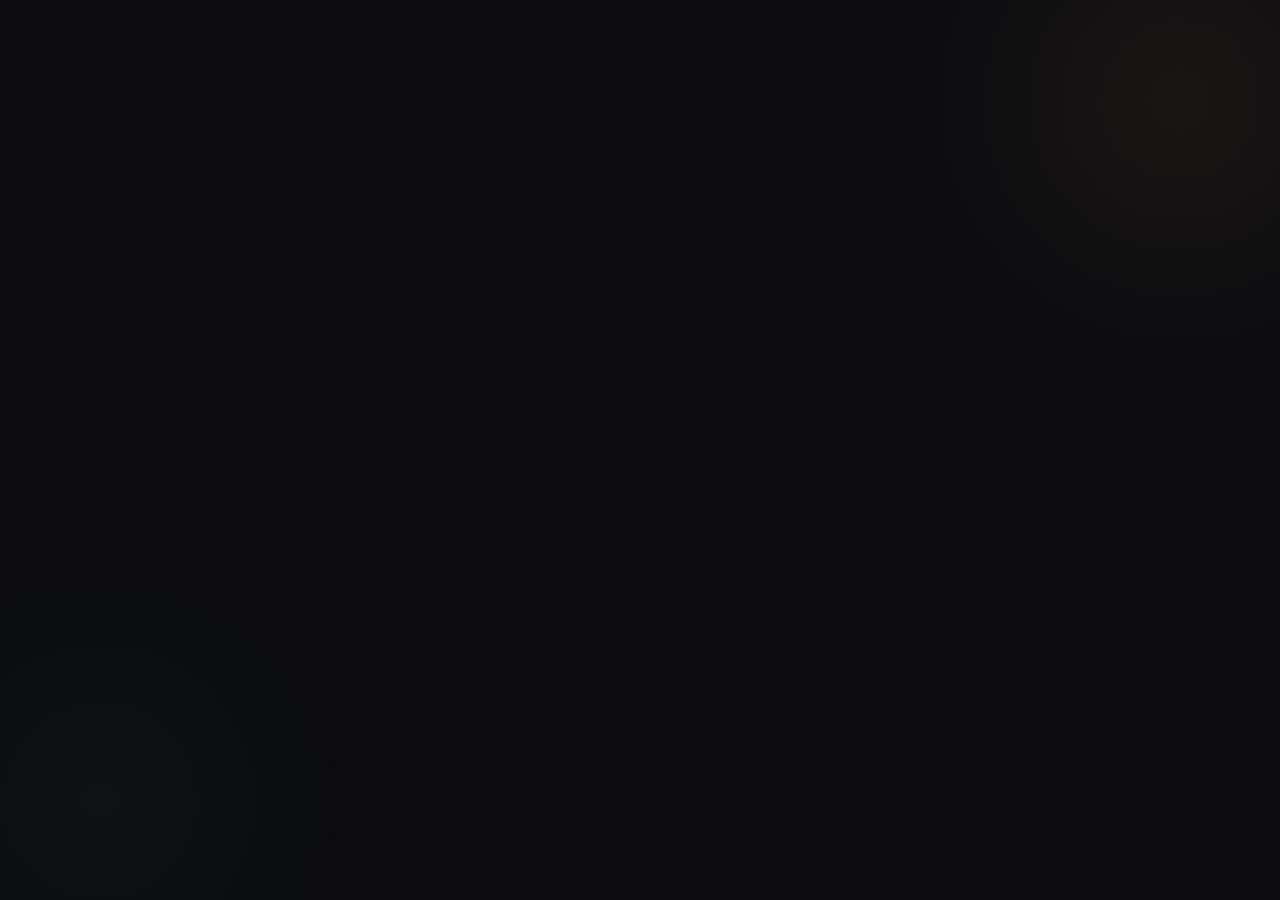
<file: index.html>
<!DOCTYPE html>
<html lang="fr">
<head>
  <meta charset="UTF-8" />
  <meta name="viewport" content="width=device-width, initial-scale=1.0"/>
  <title>TASKR — Gestionnaire de tâches</title>
  <link href="https://fonts.googleapis.com/css2?family=Playfair+Display:wght@400;700;900&family=DM+Mono:wght@300;400;500&family=DM+Sans:wght@300;400;500&display=swap" rel="stylesheet"/>
  <style>
    *, *::before, *::after { box-sizing: border-box; margin: 0; padding: 0; }

    :root {
      --bg: #0c0c0f;
      --surface: #131318;
      --surface2: #1a1a22;
      --border: rgba(255,255,255,0.07);
      --accent: #e8b86d;
      --accent2: #c97b3f;
      --text: #f0eee8;
      --muted: #6b6880;
      --danger: #e05c5c;
      --green: #5cb88a;
      --radius: 14px;
      --shadow: 0 8px 40px rgba(0,0,0,0.6);
    }

    html { font-size: 16px; }
    body {
      background: var(--bg);
      color: var(--text);
      font-family: 'DM Sans', sans-serif;
      min-height: 100vh;
      display: flex;
      align-items: flex-start;
      justify-content: center;
      padding: 40px 16px 80px;
      overflow-x: hidden;
    }

    /* Background decoration */
    body::before {
      content: '';
      position: fixed;
      top: -200px; right: -200px;
      width: 600px; height: 600px;
      background: radial-gradient(circle, rgba(232,184,109,0.06) 0%, transparent 70%);
      pointer-events: none;
      z-index: 0;
    }
    body::after {
      content: '';
      position: fixed;
      bottom: -150px; left: -150px;
      width: 500px; height: 500px;
      background: radial-gradient(circle, rgba(92,184,138,0.04) 0%, transparent 70%);
      pointer-events: none;
      z-index: 0;
    }

    .wrapper {
      width: 100%;
      max-width: 680px;
      position: relative;
      z-index: 1;
      animation: fadeIn .6s ease both;
    }

    @keyframes fadeIn {
      from { opacity: 0; transform: translateY(20px); }
      to   { opacity: 1; transform: translateY(0); }
    }

    /* ── HEADER ── */
    header {
      display: flex;
      align-items: flex-end;
      justify-content: space-between;
      margin-bottom: 36px;
    }

    .logo {
      font-family: 'Playfair Display', serif;
      font-size: 2.8rem;
      font-weight: 900;
      letter-spacing: -0.02em;
      line-height: 1;
      color: var(--text);
    }
    .logo span {
      color: var(--accent);
    }

    .header-meta {
      text-align: right;
    }
    .date-label {
      font-family: 'DM Mono', monospace;
      font-size: 0.72rem;
      font-weight: 300;
      color: var(--muted);
      letter-spacing: 0.08em;
      text-transform: uppercase;
    }
    .task-count {
      font-family: 'DM Mono', monospace;
      font-size: 0.85rem;
      color: var(--accent);
      margin-top: 2px;
    }

    /* ── FILTER TABS ── */
    .filter-bar {
      display: flex;
      gap: 4px;
      margin-bottom: 20px;
      background: var(--surface);
      border: 1px solid var(--border);
      border-radius: 50px;
      padding: 5px;
    }
    .filter-btn {
      flex: 1;
      padding: 8px 14px;
      border: none;
      background: transparent;
      color: var(--muted);
      font-family: 'DM Sans', sans-serif;
      font-size: 0.82rem;
      font-weight: 500;
      border-radius: 50px;
      cursor: pointer;
      transition: all .2s ease;
      white-space: nowrap;
    }
    .filter-btn.active {
      background: var(--surface2);
      color: var(--accent);
      box-shadow: 0 2px 12px rgba(232,184,109,0.15);
    }
    .filter-btn:hover:not(.active) { color: var(--text); }

    /* ── INPUT AREA ── */
    .input-card {
      background: var(--surface);
      border: 1px solid var(--border);
      border-radius: var(--radius);
      padding: 16px 16px;
      margin-bottom: 24px;
      display: flex;
      flex-direction: column;
      gap: 10px;
      transition: border-color .2s;
    }
    .input-card:focus-within {
      border-color: rgba(232,184,109,0.3);
    }

    .input-row {
      display: flex;
      gap: 10px;
      align-items: center;
    }

    .task-input {
      flex: 1;
      background: transparent;
      border: none;
      outline: none;
      color: var(--text);
      font-family: 'DM Sans', sans-serif;
      font-size: 0.95rem;
      font-weight: 400;
      padding: 4px 0;
    }
    .task-input::placeholder { color: var(--muted); }

    .meta-row {
      display: flex;
      gap: 8px;
      align-items: center;
      flex-wrap: wrap;
    }

    .category-select, .priority-select {
      background: var(--surface2);
      border: 1px solid var(--border);
      color: var(--text);
      font-family: 'DM Mono', monospace;
      font-size: 0.72rem;
      padding: 5px 10px;
      border-radius: 20px;
      outline: none;
      cursor: pointer;
      transition: border-color .2s;
    }
    .category-select:focus, .priority-select:focus {
      border-color: rgba(232,184,109,0.4);
    }

    .add-btn {
      background: var(--accent);
      color: #0c0c0f;
      border: none;
      border-radius: 10px;
      padding: 10px 22px;
      font-family: 'DM Sans', sans-serif;
      font-size: 0.88rem;
      font-weight: 600;
      cursor: pointer;
      transition: background .2s, transform .15s, box-shadow .2s;
      white-space: nowrap;
      box-shadow: 0 4px 20px rgba(232,184,109,0.25);
    }
    .add-btn:hover { background: #f0c87a; transform: translateY(-1px); box-shadow: 0 6px 24px rgba(232,184,109,0.35); }
    .add-btn:active { transform: translateY(0); }

    /* ── SECTION LABEL ── */
    .section-label {
      font-family: 'DM Mono', monospace;
      font-size: 0.68rem;
      font-weight: 500;
      letter-spacing: 0.12em;
      text-transform: uppercase;
      color: var(--muted);
      margin-bottom: 10px;
      padding-left: 2px;
      display: flex;
      align-items: center;
      gap: 8px;
    }
    .section-label::after {
      content: '';
      flex: 1;
      height: 1px;
      background: var(--border);
    }

    /* ── TASK LIST ── */
    .task-list {
      display: flex;
      flex-direction: column;
      gap: 8px;
    }

    .task-item {
      background: var(--surface);
      border: 1px solid var(--border);
      border-radius: var(--radius);
      padding: 14px 16px;
      display: flex;
      align-items: center;
      gap: 14px;
      transition: all .25s ease;
      animation: slideIn .3s ease both;
      position: relative;
      overflow: hidden;
    }

    @keyframes slideIn {
      from { opacity: 0; transform: translateX(-12px); }
      to   { opacity: 1; transform: translateX(0); }
    }

    .task-item::before {
      content: '';
      position: absolute;
      left: 0; top: 0; bottom: 0;
      width: 3px;
      border-radius: 3px 0 0 3px;
      background: var(--accent);
      opacity: 0;
      transition: opacity .2s;
    }

    .task-item:hover { border-color: rgba(255,255,255,0.12); background: var(--surface2); }
    .task-item:hover::before { opacity: 1; }
    .task-item.done { opacity: 0.5; }
    .task-item.done .task-text { text-decoration: line-through; color: var(--muted); }

    /* Priority accent */
    .task-item[data-priority="haute"]::before   { background: var(--danger); opacity: 1; }
    .task-item[data-priority="moyenne"]::before { background: var(--accent); opacity: 1; }
    .task-item[data-priority="basse"]::before   { background: var(--green); opacity: 1; }

    /* Checkbox */
    .check-wrap {
      position: relative;
      flex-shrink: 0;
    }
    .check-wrap input[type="checkbox"] {
      appearance: none;
      width: 22px; height: 22px;
      border: 2px solid var(--border);
      border-radius: 6px;
      background: transparent;
      cursor: pointer;
      transition: all .2s;
    }
    .check-wrap input:checked {
      background: var(--accent);
      border-color: var(--accent);
    }
    .check-wrap input:checked::after {
      content: '';
      position: absolute;
      left: 6px; top: 3px;
      width: 7px; height: 11px;
      border: 2px solid #0c0c0f;
      border-top: none; border-left: none;
      transform: rotate(45deg);
    }

    /* Task text */
    .task-body { flex: 1; min-width: 0; }
    .task-text {
      font-size: 0.93rem;
      font-weight: 400;
      color: var(--text);
      white-space: nowrap;
      overflow: hidden;
      text-overflow: ellipsis;
      transition: color .2s;
    }
    .task-meta-line {
      display: flex;
      align-items: center;
      gap: 8px;
      margin-top: 4px;
      flex-wrap: wrap;
    }

    .tag {
      font-family: 'DM Mono', monospace;
      font-size: 0.65rem;
      font-weight: 500;
      padding: 2px 8px;
      border-radius: 20px;
      letter-spacing: 0.04em;
    }
    .tag-cat {
      background: rgba(255,255,255,0.05);
      color: var(--muted);
      border: 1px solid var(--border);
    }
    .tag-prio-haute   { background: rgba(224,92,92,0.12); color: #e05c5c; }
    .tag-prio-moyenne { background: rgba(232,184,109,0.12); color: var(--accent); }
    .tag-prio-basse   { background: rgba(92,184,138,0.12); color: var(--green); }

    /* Action buttons */
    .task-actions {
      display: flex;
      gap: 4px;
      opacity: 0;
      transition: opacity .2s;
    }
    .task-item:hover .task-actions { opacity: 1; }

    .action-btn {
      background: transparent;
      border: 1px solid var(--border);
      color: var(--muted);
      width: 30px; height: 30px;
      border-radius: 8px;
      cursor: pointer;
      display: flex; align-items: center; justify-content: center;
      font-size: 0.85rem;
      transition: all .15s;
    }
    .action-btn:hover { border-color: var(--accent); color: var(--accent); background: rgba(232,184,109,0.08); }
    .action-btn.del:hover { border-color: var(--danger); color: var(--danger); background: rgba(224,92,92,0.08); }
</file>
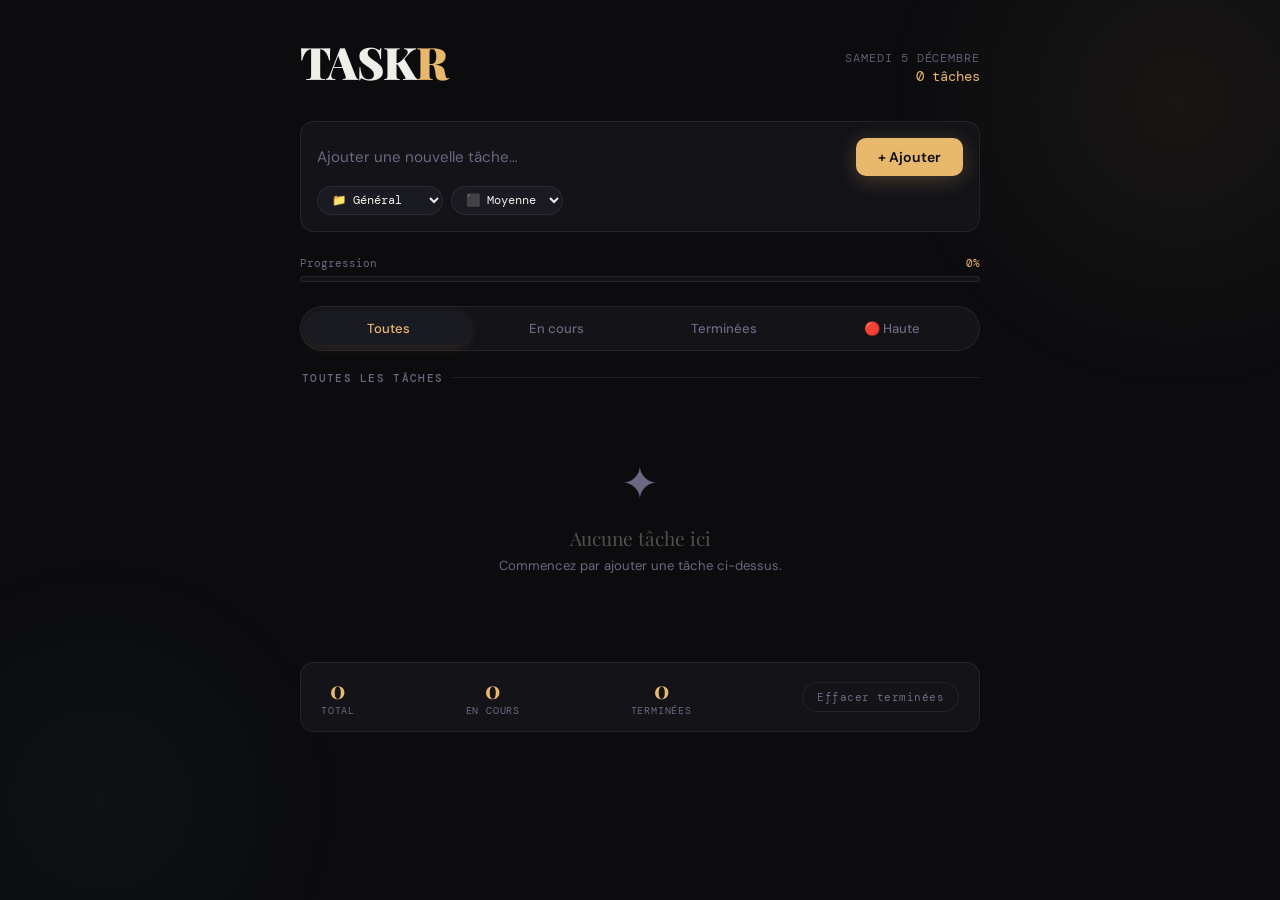
<file: indexcomplet.html>
<!DOCTYPE html>
<html lang="fr">
<head>
  <meta charset="UTF-8" />
  <meta name="viewport" content="width=device-width, initial-scale=1.0"/>
  <title>TASKR — Gestionnaire de tâches</title>
  <link href="https://fonts.googleapis.com/css2?family=Playfair+Display:wght@400;700;900&family=DM+Mono:wght@300;400;500&family=DM+Sans:wght@300;400;500&display=swap" rel="stylesheet"/>
  <style>
    *, *::before, *::after { box-sizing: border-box; margin: 0; padding: 0; }

    :root {
      --bg: #0c0c0f;
      --surface: #131318;
      --surface2: #1a1a22;
      --border: rgba(255,255,255,0.07);
      --accent: #e8b86d;
      --accent2: #c97b3f;
      --text: #f0eee8;
      --muted: #6b6880;
      --danger: #e05c5c;
      --green: #5cb88a;
      --radius: 14px;
      --shadow: 0 8px 40px rgba(0,0,0,0.6);
    }

    html { font-size: 16px; }
    body {
      background: var(--bg);
      color: var(--text);
      font-family: 'DM Sans', sans-serif;
      min-height: 100vh;
      display: flex;
      align-items: flex-start;
      justify-content: center;
      padding: 40px 16px 80px;
      overflow-x: hidden;
    }

    /* Background decoration */
    body::before {
      content: '';
      position: fixed;
      top: -200px; right: -200px;
      width: 600px; height: 600px;
      background: radial-gradient(circle, rgba(232,184,109,0.06) 0%, transparent 70%);
      pointer-events: none;
      z-index: 0;
    }
    body::after {
      content: '';
      position: fixed;
      bottom: -150px; left: -150px;
      width: 500px; height: 500px;
      background: radial-gradient(circle, rgba(92,184,138,0.04) 0%, transparent 70%);
      pointer-events: none;
      z-index: 0;
    }

    .wrapper {
      width: 100%;
      max-width: 680px;
      position: relative;
      z-index: 1;
      animation: fadeIn .6s ease both;
    }

    @keyframes fadeIn {
      from { opacity: 0; transform: translateY(20px); }
      to   { opacity: 1; transform: translateY(0); }
    }

    /* ── HEADER ── */
    header {
      display: flex;
      align-items: flex-end;
      justify-content: space-between;
      margin-bottom: 36px;
    }

    .logo {
      font-family: 'Playfair Display', serif;
      font-size: 2.8rem;
      font-weight: 900;
      letter-spacing: -0.02em;
      line-height: 1;
      color: var(--text);
    }
    .logo span {
      color: var(--accent);
    }

    .header-meta {
      text-align: right;
    }
    .date-label {
      font-family: 'DM Mono', monospace;
      font-size: 0.72rem;
      font-weight: 300;
      color: var(--muted);
      letter-spacing: 0.08em;
      text-transform: uppercase;
    }
    .task-count {
      font-family: 'DM Mono', monospace;
      font-size: 0.85rem;
      color: var(--accent);
      margin-top: 2px;
    }

    /* ── FILTER TABS ── */
    .filter-bar {
      display: flex;
      gap: 4px;
      margin-bottom: 20px;
      background: var(--surface);
      border: 1px solid var(--border);
      border-radius: 50px;
      padding: 5px;
    }
    .filter-btn {
      flex: 1;
      padding: 8px 14px;
      border: none;
      background: transparent;
      color: var(--muted);
      font-family: 'DM Sans', sans-serif;
      font-size: 0.82rem;
      font-weight: 500;
      border-radius: 50px;
      cursor: pointer;
      transition: all .2s ease;
      white-space: nowrap;
    }
    .filter-btn.active {
      background: var(--surface2);
      color: var(--accent);
      box-shadow: 0 2px 12px rgba(232,184,109,0.15);
    }
    .filter-btn:hover:not(.active) { color: var(--text); }

    /* ── INPUT AREA ── */
    .input-card {
      background: var(--surface);
      border: 1px solid var(--border);
      border-radius: var(--radius);
      padding: 16px 16px;
      margin-bottom: 24px;
      display: flex;
      flex-direction: column;
      gap: 10px;
      transition: border-color .2s;
    }
    .input-card:focus-within {
      border-color: rgba(232,184,109,0.3);
    }

    .input-row {
      display: flex;
      gap: 10px;
      align-items: center;
    }

    .task-input {
      flex: 1;
      background: transparent;
      border: none;
      outline: none;
      color: var(--text);
      font-family: 'DM Sans', sans-serif;
      font-size: 0.95rem;
      font-weight: 400;
      padding: 4px 0;
    }
    .task-input::placeholder { color: var(--muted); }

    .meta-row {
      display: flex;
      gap: 8px;
      align-items: center;
      flex-wrap: wrap;
    }

    .category-select, .priority-select {
      background: var(--surface2);
      border: 1px solid var(--border);
      color: var(--text);
      font-family: 'DM Mono', monospace;
      font-size: 0.72rem;
      padding: 5px 10px;
      border-radius: 20px;
      outline: none;
      cursor: pointer;
      transition: border-color .2s;
    }
    .category-select:focus, .priority-select:focus {
      border-color: rgba(232,184,109,0.4);
    }

    .add-btn {
      background: var(--accent);
      color: #0c0c0f;
      border: none;
      border-radius: 10px;
      padding: 10px 22px;
      font-family: 'DM Sans', sans-serif;
      font-size: 0.88rem;
      font-weight: 600;
      cursor: pointer;
      transition: background .2s, transform .15s, box-shadow .2s;
      white-space: nowrap;
      box-shadow: 0 4px 20px rgba(232,184,109,0.25);
    }
    .add-btn:hover { background: #f0c87a; transform: translateY(-1px); box-shadow: 0 6px 24px rgba(232,184,109,0.35); }
    .add-btn:active { transform: translateY(0); }

    /* ── SECTION LABEL ── */
    .section-label {
      font-family: 'DM Mono', monospace;
      font-size: 0.68rem;
      font-weight: 500;
      letter-spacing: 0.12em;
      text-transform: uppercase;
      color: var(--muted);
      margin-bottom: 10px;
      padding-left: 2px;
      display: flex;
      align-items: center;
      gap: 8px;
    }
    .section-label::after {
      content: '';
      flex: 1;
      height: 1px;
      background: var(--border);
    }

    /* ── TASK LIST ── */
    .task-list {
      display: flex;
      flex-direction: column;
      gap: 8px;
    }

    .task-item {
      background: var(--surface);
      border: 1px solid var(--border);
      border-radius: var(--radius);
      padding: 14px 16px;
      display: flex;
      align-items: center;
      gap: 14px;
      transition: all .25s ease;
      animation: slideIn .3s ease both;
      position: relative;
      overflow: hidden;
    }

    @keyframes slideIn {
      from { opacity: 0; transform: translateX(-12px); }
      to   { opacity: 1; transform: translateX(0); }
    }

    .task-item::before {
      content: '';
      position: absolute;
      left: 0; top: 0; bottom: 0;
      width: 3px;
      border-radius: 3px 0 0 3px;
      background: var(--accent);
      opacity: 0;
      transition: opacity .2s;
    }

    .task-item:hover { border-color: rgba(255,255,255,0.12); background: var(--surface2); }
    .task-item:hover::before { opacity: 1; }
    .task-item.done { opacity: 0.5; }
    .task-item.done .task-text { text-decoration: line-through; color: var(--muted); }

    /* Priority accent */
    .task-item[data-priority="haute"]::before   { background: var(--danger); opacity: 1; }
    .task-item[data-priority="moyenne"]::before { background: var(--accent); opacity: 1; }
    .task-item[data-priority="basse"]::before   { background: var(--green); opacity: 1; }

    /* Checkbox */
    .check-wrap {
      position: relative;
      flex-shrink: 0;
    }
    .check-wrap input[type="checkbox"] {
      appearance: none;
      width: 22px; height: 22px;
      border: 2px solid var(--border);
      border-radius: 6px;
      background: transparent;
      cursor: pointer;
      transition: all .2s;
    }
    .check-wrap input:checked {
      background: var(--accent);
      border-color: var(--accent);
    }
    .check-wrap input:checked::after {
      content: '';
      position: absolute;
      left: 6px; top: 3px;
      width: 7px; height: 11px;
      border: 2px solid #0c0c0f;
      border-top: none; border-left: none;
      transform: rotate(45deg);
    }

    /* Task text */
    .task-body { flex: 1; min-width: 0; }
    .task-text {
      font-size: 0.93rem;
      font-weight: 400;
      color: var(--text);
      white-space: nowrap;
      overflow: hidden;
      text-overflow: ellipsis;
      transition: color .2s;
    }
    .task-meta-line {
      display: flex;
      align-items: center;
      gap: 8px;
      margin-top: 4px;
      flex-wrap: wrap;
    }

    .tag {
      font-family: 'DM Mono', monospace;
      font-size: 0.65rem;
      font-weight: 500;
      padding: 2px 8px;
      border-radius: 20px;
      letter-spacing: 0.04em;
    }
    .tag-cat {
      background: rgba(255,255,255,0.05);
      color: var(--muted);
      border: 1px solid var(--border);
    }
    .tag-prio-haute   { background: rgba(224,92,92,0.12); color: #e05c5c; }
    .tag-prio-moyenne { background: rgba(232,184,109,0.12); color: var(--accent); }
    .tag-prio-basse   { background: rgba(92,184,138,0.12); color: var(--green); }

    /* Action buttons */
    .task-actions {
      display: flex;
      gap: 4px;
      opacity: 0;
      transition: opacity .2s;
    }
    .task-item:hover .task-actions { opacity: 1; }

    .action-btn {
      background: transparent;
      border: 1px solid var(--border);
      color: var(--muted);
      width: 30px; height: 30px;
      border-radius: 8px;
      cursor: pointer;
      display: flex; align-items: center; justify-content: center;
      font-size: 0.85rem;
      transition: all .15s;
    }
    .action-btn:hover { border-color: var(--accent); color: var(--accent); background: rgba(232,184,109,0.08); }
    .action-btn.del:hover { border-color: var(--danger); color: var(--danger); background: rgba(224,92,92,0.08); }

    /* ── EMPTY STATE ── */
    .empty-state {
      text-align: center;
      padding: 60px 20px;
      color: var(--muted);
      display: none;
    }
    .empty-state.visible { display: block; animation: fadeIn .4s ease; }
    .empty-icon { font-size: 2.8rem; margin-bottom: 12px; display: block; }
    .empty-title {
      font-family: 'Playfair Display', serif;
      font-size: 1.2rem;
      color: rgba(240,238,232,0.3);
      margin-bottom: 6px;
    }
    .empty-sub { font-size: 0.82rem; color: var(--muted); }

    /* ── FOOTER STATS ── */
    .stats-bar {
      display: flex;
      justify-content: space-between;
      align-items: center;
      margin-top: 28px;
      padding: 14px 20px;
      background: var(--surface);
      border: 1px solid var(--border);
      border-radius: var(--radius);
    }
    .stat {
      text-align: center;
    }
    .stat-num {
      font-family: 'Playfair Display', serif;
      font-size: 1.5rem;
      font-weight: 700;
      color: var(--accent);
      line-height: 1;
    }
    .stat-label {
      font-family: 'DM Mono', monospace;
      font-size: 0.62rem;
      color: var(--muted);
      text-transform: uppercase;
      letter-spacing: 0.08em;
      margin-top: 3px;
    }

    .clear-done-btn {
      background: transparent;
      border: 1px solid var(--border);
      color: var(--muted);
      font-family: 'DM Mono', monospace;
      font-size: 0.7rem;
      padding: 7px 14px;
      border-radius: 20px;
      cursor: pointer;
      letter-spacing: 0.04em;
      transition: all .2s;
    }
    .clear-done-btn:hover { border-color: var(--danger); color: var(--danger); }

    /* ── PROGRESS BAR ── */
    .progress-wrap {
      margin-bottom: 24px;
    }
    .progress-bar-bg {
      background: var(--surface);
      border: 1px solid var(--border);
      border-radius: 50px;
      height: 6px;
      overflow: hidden;
    }
    .progress-bar-fill {
      height: 100%;
      background: linear-gradient(90deg, var(--accent2), var(--accent));
      border-radius: 50px;
      transition: width .5s cubic-bezier(.4,0,.2,1);
      box-shadow: 0 0 10px rgba(232,184,109,0.4);
    }
    .progress-label {
      display: flex;
      justify-content: space-between;
      align-items: center;
      margin-bottom: 6px;
    }
    .progress-text {
      font-family: 'DM Mono', monospace;
      font-size: 0.7rem;
      color: var(--muted);
    }
    .progress-pct {
      font-family: 'DM Mono', monospace;
      font-size: 0.7rem;
      color: var(--accent);
    }

    /* Animate out */
    .task-item.removing {
      animation: slideOut .25s ease forwards;
    }
    @keyframes slideOut {
      to { opacity: 0; transform: translateX(20px); max-height: 0; padding: 0; margin: 0; }
    }

    /* Edit mode */
    .task-edit-input {
      background: transparent;
      border: none;
      border-bottom: 1px solid var(--accent);
      outline: none;
      color: var(--text);
      font-family: 'DM Sans', sans-serif;
      font-size: 0.93rem;
      width: 100%;
      padding: 2px 0;
    }

    /* Scrollbar */
    ::-webkit-scrollbar { width: 6px; }
    ::-webkit-scrollbar-track { background: transparent; }
    ::-webkit-scrollbar-thumb { background: var(--border); border-radius: 3px; }
  </style>
</head>
<body>
<div class="wrapper">

  <!-- Header -->
  <header>
    <div class="logo">TASK<span>R</span></div>
    <div class="header-meta">
      <div class="date-label" id="dateLabel"></div>
      <div class="task-count" id="headerCount">0 tâche</div>
    </div>
  </header>

  <!-- Input Card -->
  <div class="input-card">
    <div class="input-row">
      <input class="task-input" id="taskInput" type="text" placeholder="Ajouter une nouvelle tâche…" autocomplete="off"/>
      <button class="add-btn" onclick="addTask()">+ Ajouter</button>
    </div>
    <div class="meta-row">
      <select class="category-select" id="catSelect">
        <option value="Général">📁 Général</option>
        <option value="Travail">💼 Travail</option>
        <option value="Personnel">🏠 Personnel</option>
        <option value="Urgent">🔥 Urgent</option>
        <option value="Projet">🚀 Projet</option>
      </select>
      <select class="priority-select" id="prioSelect">
        <option value="moyenne">⬛ Moyenne</option>
        <option value="haute">🔴 Haute</option>
        <option value="basse">🟢 Basse</option>
      </select>
    </div>
  </div>

  <!-- Progress -->
  <div class="progress-wrap">
    <div class="progress-label">
      <span class="progress-text">Progression</span>
      <span class="progress-pct" id="progressPct">0%</span>
    </div>
    <div class="progress-bar-bg">
      <div class="progress-bar-fill" id="progressFill" style="width:0%"></div>
    </div>
  </div>

  <!-- Filters -->
  <div class="filter-bar">
    <button class="filter-btn active" onclick="setFilter('all', this)">Toutes</button>
    <button class="filter-btn" onclick="setFilter('active', this)">En cours</button>
    <button class="filter-btn" onclick="setFilter('done', this)">Terminées</button>
    <button class="filter-btn" onclick="setFilter('haute', this)">🔴 Haute</button>
  </div>

  <!-- Section Label -->
  <div class="section-label" id="sectionLabel">Toutes les tâches</div>

  <!-- Task List -->
  <div class="task-list" id="taskList"></div>

  <!-- Empty State -->
  <div class="empty-state" id="emptyState">
    <span class="empty-icon">✦</span>
    <div class="empty-title">Aucune tâche ici</div>
    <div class="empty-sub">Commencez par ajouter une tâche ci-dessus.</div>
  </div>

  <!-- Stats Bar -->
  <div class="stats-bar">
    <div class="stat">
      <div class="stat-num" id="statTotal">0</div>
      <div class="stat-label">Total</div>
    </div>
    <div class="stat">
      <div class="stat-num" id="statActive">0</div>
      <div class="stat-label">En cours</div>
    </div>
    <div class="stat">
      <div class="stat-num" id="statDone">0</div>
      <div class="stat-label">Terminées</div>
    </div>
    <button class="clear-done-btn" onclick="clearDone()">Effacer terminées</button>
  </div>

</div>

<script>
  let tasks = JSON.parse(localStorage.getItem('taskr_tasks') || '[]');
  let currentFilter = 'all';
  let editingId = null;

  // Date
  const dateLabel = document.getElementById('dateLabel');
  const now = new Date();
  const opts = { weekday: 'long', day: 'numeric', month: 'long' };
  dateLabel.textContent = now.toLocaleDateString('fr-FR', opts);

  // Enter key
  document.getElementById('taskInput').addEventListener('keydown', e => {
    if (e.key === 'Enter') addTask();
  });

  function save() {
    localStorage.setItem('taskr_tasks', JSON.stringify(tasks));
  }

  function addTask() {
    const input = document.getElementById('taskInput');
    const text = input.value.trim();
    if (!text) { input.focus(); return; }
    const cat = document.getElementById('catSelect').value;
    const prio = document.getElementById('prioSelect').value;
    tasks.unshift({ id: Date.now(), text, cat, prio, done: false });
    input.value = '';
    save();
    render();
  }

  function toggleDone(id) {
    const t = tasks.find(t => t.id === id);
    if (t) { t.done = !t.done; save(); render(); }
  }

  function deleteTask(id) {
    const el = document.querySelector(`[data-id="${id}"]`);
    if (el) {
      el.classList.add('removing');
      setTimeout(() => {
        tasks = tasks.filter(t => t.id !== id);
        save(); render();
      }, 230);
    }
  }

  function startEdit(id) {
    editingId = id;
    render();
    const inp = document.querySelector('.task-edit-input');
    if (inp) { inp.focus(); inp.select(); }
  }

  function commitEdit(id, val) {
    const t = tasks.find(t => t.id === id);
    if (t && val.trim()) t.text = val.trim();
    editingId = null;
    save(); render();
  }

  function clearDone() {
    tasks = tasks.filter(t => !t.done);
    save(); render();
  }

  function setFilter(f, btn) {
    currentFilter = f;
    document.querySelectorAll('.filter-btn').forEach(b => b.classList.remove('active'));
    btn.classList.add('active');
    const labels = { all: 'Toutes les tâches', active: 'En cours', done: 'Terminées', haute: 'Priorité haute' };
    document.getElementById('sectionLabel').textContent = labels[f];
    render();
  }

  function getFiltered() {
    if (currentFilter === 'active') return tasks.filter(t => !t.done);
    if (currentFilter === 'done')   return tasks.filter(t => t.done);
    if (currentFilter === 'haute')  return tasks.filter(t => t.prio === 'haute');
    return tasks;
  }

  function catEmoji(cat) {
    const m = { 'Général':'📁','Travail':'💼','Personnel':'🏠','Urgent':'🔥','Projet':'🚀' };
    return m[cat] || '📁';
  }

  function render() {
    const list = document.getElementById('taskList');
    const empty = document.getElementById('emptyState');
    const filtered = getFiltered();

    // Stats
    const total = tasks.length;
    const done = tasks.filter(t => t.done).length;
    const active = total - done;
    document.getElementById('statTotal').textContent  = total;
    document.getElementById('statActive').textContent = active;
    document.getElementById('statDone').textContent   = done;
    document.getElementById('headerCount').textContent = `${total} tâche${total !== 1 ? 's' : ''}`;

    // Progress
    const pct = total === 0 ? 0 : Math.round((done / total) * 100);
    document.getElementById('progressPct').textContent = pct + '%';
    document.getElementById('progressFill').style.width = pct + '%';

    // Empty state
    empty.classList.toggle('visible', filtered.length === 0);
    list.innerHTML = '';

    filtered.forEach(t => {
      const item = document.createElement('div');
      item.className = 'task-item' + (t.done ? ' done' : '');
      item.setAttribute('data-id', t.id);
      item.setAttribute('data-priority', t.prio);

      const prioTag = `<span class="tag tag-prio-${t.prio}">${t.prio}</span>`;
      const catTag  = `<span class="tag tag-cat">${catEmoji(t.cat)} ${t.cat}</span>`;

      const textContent = editingId === t.id
        ? `<input class="task-edit-input" value="${t.text.replace(/"/g,'&quot;')}"
             onblur="commitEdit(${t.id}, this.value)"
             onkeydown="if(event.key==='Enter') commitEdit(${t.id}, this.value); if(event.key==='Escape'){editingId=null;render();}">`
        : `<div class="task-text">${escHtml(t.text)}</div>`;

      item.innerHTML = `
        <div class="check-wrap">
          <input type="checkbox" ${t.done ? 'checked' : ''} onchange="toggleDone(${t.id})"/>
        </div>
        <div class="task-body">
          ${textContent}
          <div class="task-meta-line">${catTag}${prioTag}</div>
        </div>
        <div class="task-actions">
          <button class="action-btn" onclick="startEdit(${t.id})" title="Modifier">✎</button>
          <button class="action-btn del" onclick="deleteTask(${t.id})" title="Supprimer">✕</button>
        </div>
      `;
      list.appendChild(item);
    });
  }

  function escHtml(s) {
    return s.replace(/&/g,'&amp;').replace(/</g,'&lt;').replace(/>/g,'&gt;').replace(/"/g,'&quot;');
  }

  // Init
  render();
</script>
</body>
</html>
</file>
